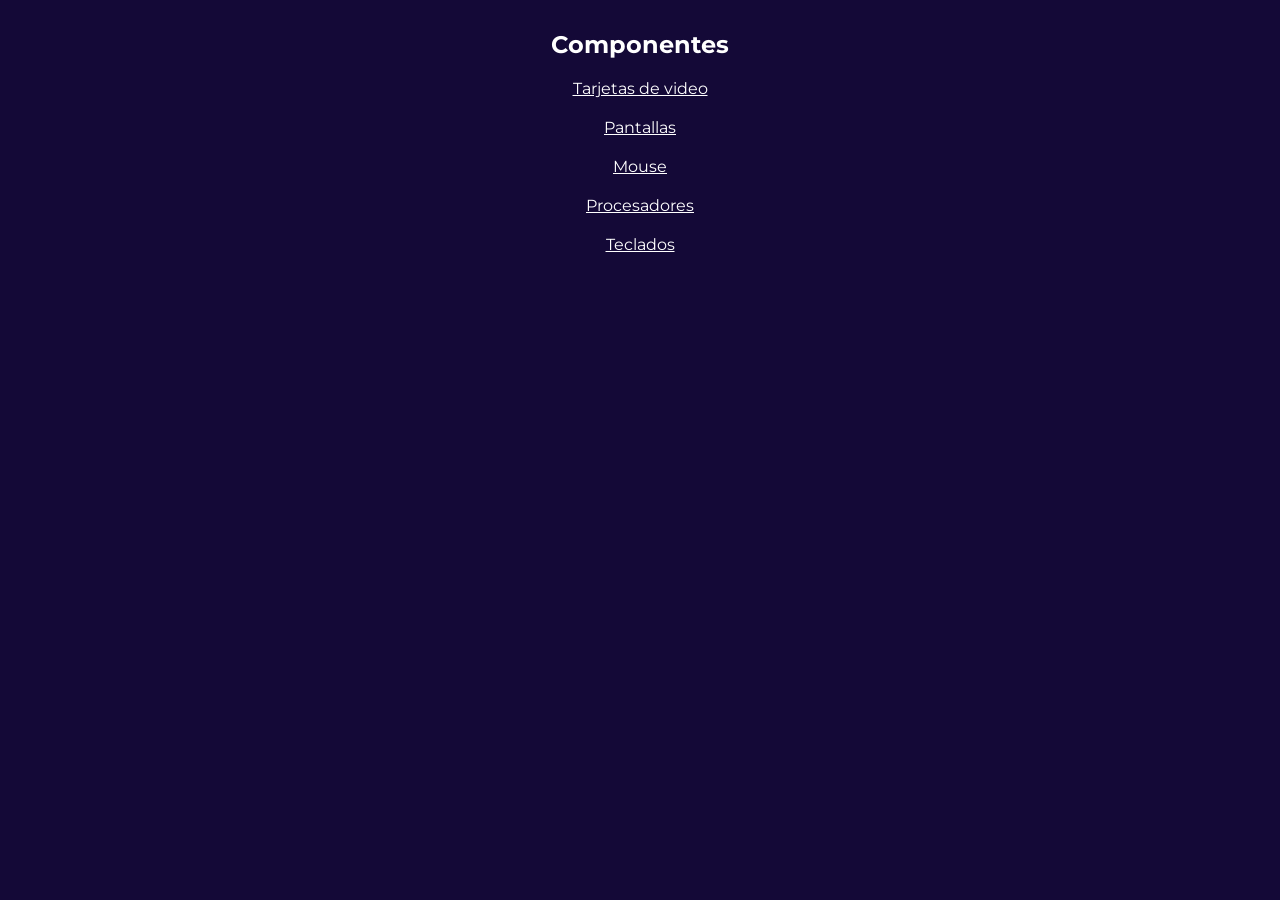
<file: Hardware/index.html>
<html>

<head>
    <style>
        @import url('https://fonts.googleapis.com/css2?family=Montserrat:ital,wght@0,100..900;1,100..900&display=swap');

        
        body {
    font-family: "Montserrat", sans-serif;
            font-optical-sizing: auto;
  font-style: normal;
}
li{
            margin-bottom: 20px
        }
        a{
            color: white;
            padding: 10px;
            border-radius: 10px;

        }

        a:hover{
            background-color: #221157;
        }
        
    </style>
</head>

<body style="
    background-color: #140937;
    color: white;
">
    <h2 style="
    text-align: center;
    margin-top: 30px;
">Componentes</h2>
    <ul style="
    padding: 0;
    list-style: none;
    text-align: center;
">
        <li style>
            <a href="tarjetasvideo.html" target="ventanadinamica">
                Tarjetas de video
            </a>
        </li>
        <li>
            <a href="pantallas.html" target="ventanadinamica">
                Pantallas
            </a>
        </li>
        <li>
            <a href="mouse.html" target="ventanadinamica">
                Mouse
            </a>
        </li>
        <li>
            <a href="procesadores.html" target="ventanadinamica">
                Procesadores
            </a>
        </li>
        <li>
            <a href="teclados.html" target="ventanadinamica">
                Teclados
            </a>
        </li>
    </ul>
</body>

</html>
</file>
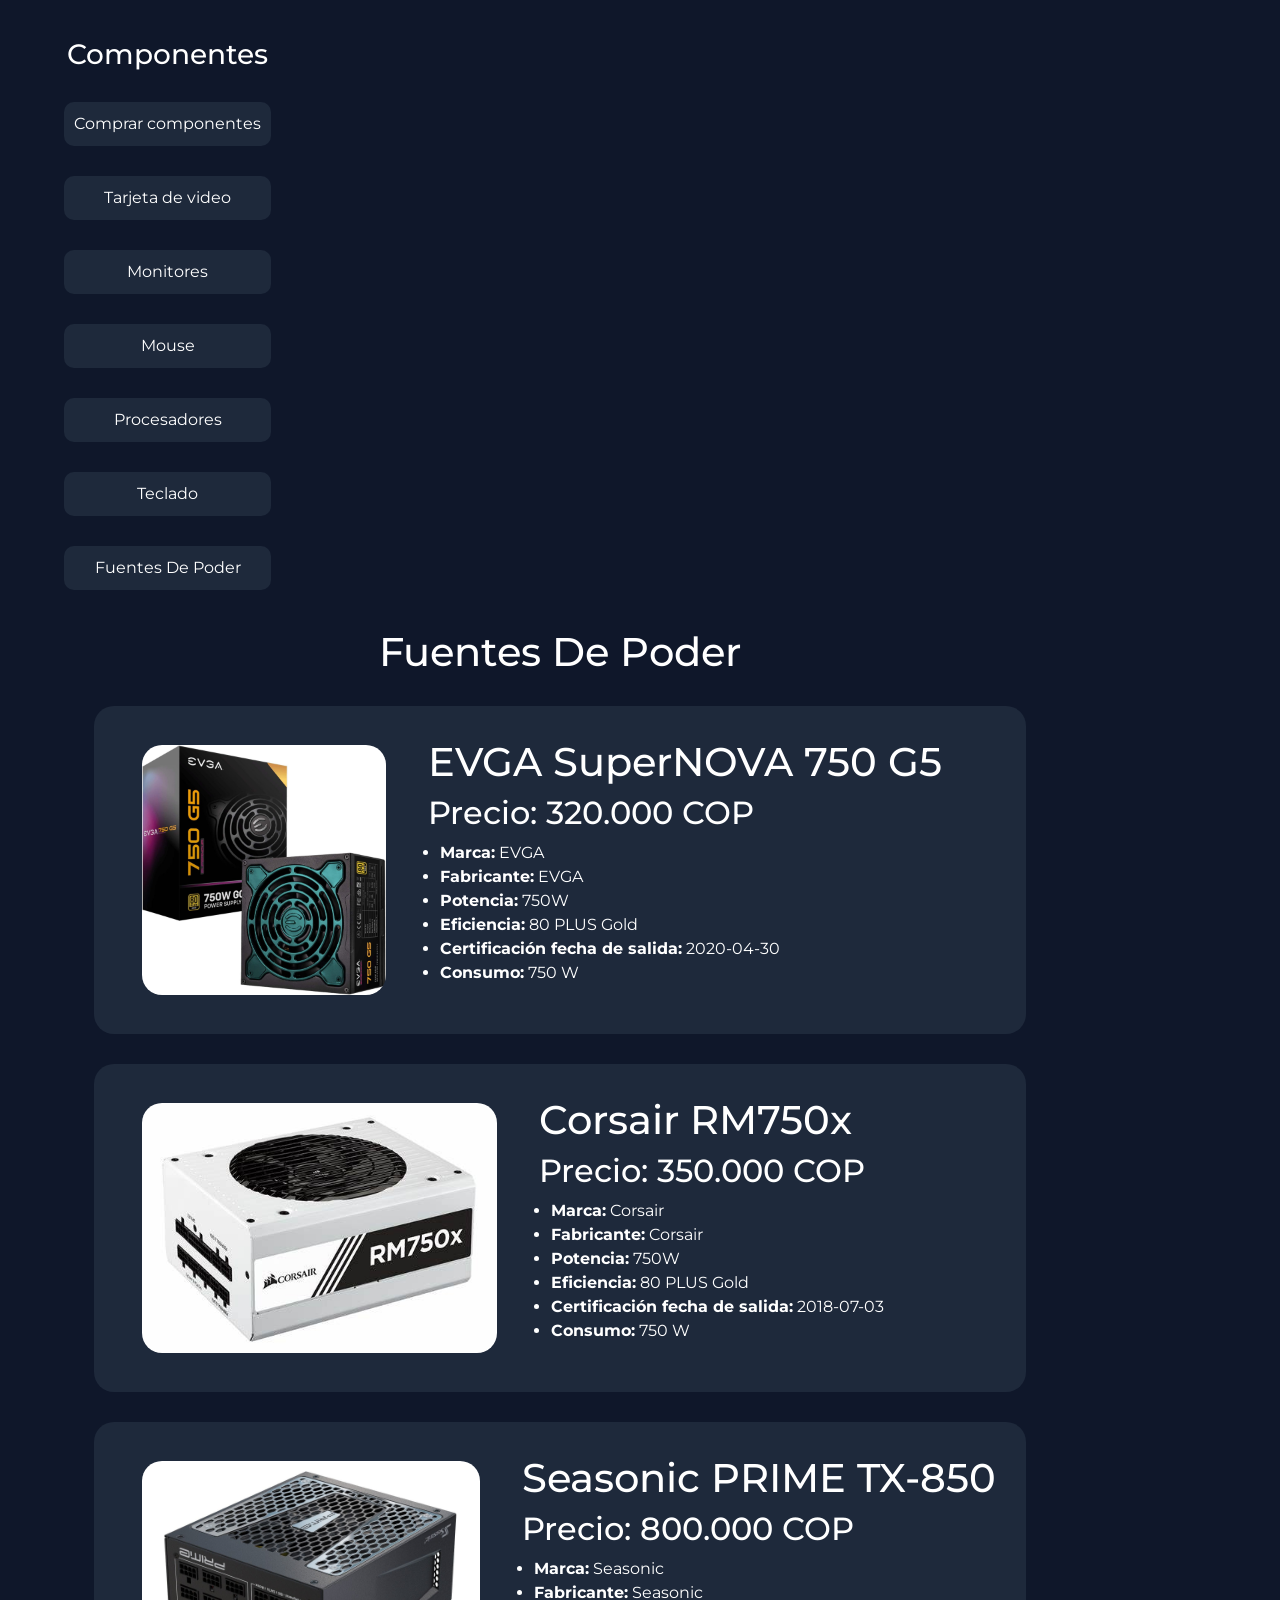
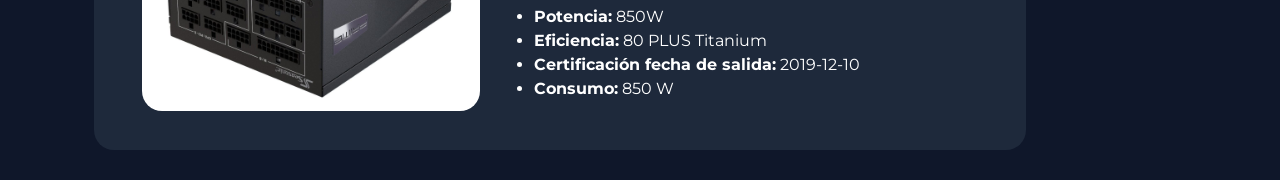
<file: Hardware/fuentes.html>
<html>
<head>
<meta charset="utf-8">
<meta name="viewport" content="width=device-width, initial-scale=1">
<link href="https://cdn.jsdelivr.net/npm/bootstrap@5.3.3/dist/css/bootstrap.min.css" rel="stylesheet" integrity="sha384-QWTKZyjpPEjISv5WaRU9OFeRpok6YctnYmDr5pNlyT2bRjXh0JMhjY6hW+ALEwIH" crossorigin="anonymous">
<script src="https://cdn.jsdelivr.net/npm/bootstrap@5.3.3/dist/js/bootstrap.bundle.min.js" integrity="sha384-YvpcrYf0tY3lHB60NNkmXc5s9fDVZLESaAA55NDzOxhy9GkcIdslK1eN7N6jIeHz" crossorigin="anonymous"></script>
<link href="css/style.css" rel="stylesheet">
</head>

<body>
<nav class="navbar nav flex-column navbar-expand-lg navbar-dark">
<h3>Componentes</h3>
<button class="navbar-toggler" type="button" data-bs-toggle="collapse" data-bs-target="#navbarTogglerDemo03" aria-controls="navbarTogglerDemo03" aria-expanded="false" aria-label="Toggle navigation">
      <span class="navbar-toggler-icon"></span>
    </button>
    <div class="collapse navbar-collapse" id="navbarTogglerDemo03">
<ul class="nav flex-column">
  <li class="nav-item">
    <a class="nav-link" href="index.php">Comprar componentes</a>
</li>
  <li class="nav-item">
    <a class="nav-link active" aria-current="page" href="tarjetasvideo.html">Tarjeta de video</a>
  </li>
  <li class="nav-item">
    <a class="nav-link" href="monitores.html">Monitores</a>
  </li>
  <li class="nav-item">
    <a class="nav-link" href="mouse.html">Mouse</a>
  </li>
  <li class="nav-item">
    <a class="nav-link" href="procesadores.html">Procesadores</a>
  </li>
  <li class="nav-item">
    <a class="nav-link" href="teclados.html">Teclado</a>
  </li>
  <li class="nav-item">
    <a class="nav-link" href="fuentes.html">Fuentes De Poder</a>
  </li>
</ul>
</div>
</nav>
<div class="main">
    <h1 class="Titulo"> Fuentes De Poder </h1>
<div class="componente">
        <div class="imagen">
            <img class="img-fluid" src="img/EVGASuperNOVA750G5.jpg" alt="HTML">
        </div>

<div class="info">
        <div class="nombre">
       <h1> EVGA SuperNOVA 750 G5</h1>
        <h2>Precio: 320.000 COP</h2>
        </div>
    <ul> 
        <li><strong>Marca:</strong> EVGA</li> 
        <li><strong>Fabricante:</strong> EVGA</li> 
        <li><strong>Potencia:</strong> 750W</li> 
        <li><strong>Eficiencia:</strong> 80 PLUS Gold</li> 
        <li><strong>Certificación fecha de salida:</strong> 2020-04-30</li> 
        <li><strong>Consumo:</strong> 750 W</li> 
    </ul>  
        </div>
    </div>
<div class="componente">
    <div class="imagen">
        <img class="img-fluid" src="img/CorsairRM750x.jpg" alt="HTML">
    </div>
    <div class="info">
    <div class="nombre">
        <h1> Corsair RM750x</h1>
        <h2>Precio: 350.000 COP</h2>

    </div>
    <ul> 
        <li><strong>Marca:</strong> Corsair</li> 
        <li><strong>Fabricante:</strong> Corsair</li> 
        <li><strong>Potencia:</strong> 750W</li> 
        <li><strong>Eficiencia:</strong> 80 PLUS Gold</li> 
        <li><strong>Certificación fecha de salida:</strong> 2018-07-03</li> 
        <li><strong>Consumo:</strong> 750 W</li> 

    </ul> 
    </div>
    </div>
<div class="componente">
        <div class="imagen">
            <img class="img-fluid" src="img/SeasonicPRIMETX-850.jpg" alt="HTML">
        </div>
<div class="info">
        <div class="nombre">
        	<h1> Seasonic PRIME TX-850</h1>
        	<h2>Precio: 800.000 COP</h2>

        </div>
    	<ul>
        	<li><strong>Marca:</strong> Seasonic</li> 
        	<li><strong>Fabricante:</strong> Seasonic</li> 
        	<li><strong>Potencia:</strong> 850W</li> 
        	<li><strong>Eficiencia:</strong> 80 PLUS Titanium</li> 
        	<li><strong>Certificación fecha de salida:</strong> 2019-12-10</li> 
        	<li><strong>Consumo:</strong> 850 W</li> 
    	</ul>
        </div>
    </div>
</div>
</body>

</html>
</file>
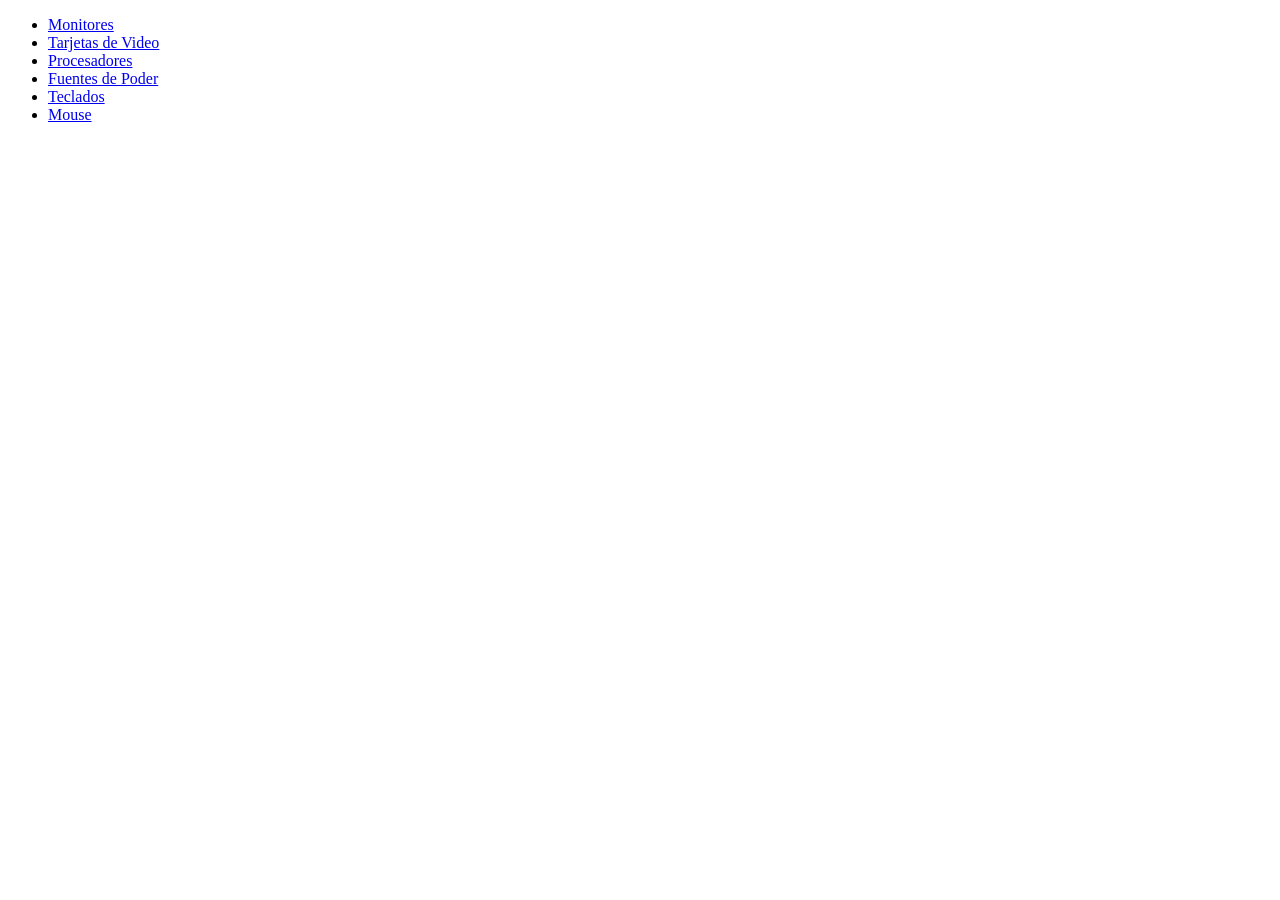
<file: Hardware/menu.html>
<!DOCTYPE html>
<html lang="es">
<head>
    <meta charset="UTF-8">
    <meta name="viewport" content="width=device-width, initial-scale=1.0">
    <title>Menú de Navegación</title>
</head>
<body>
    <ul>
        <li><a href="monitores.html" target="content">Monitores</a></li>
        <li><a href="tarjetasvideo.html" target="content">Tarjetas de Video</a></li>
        <li><a href="procesadores.html" target="content">Procesadores</a></li>
        <li><a href="fuentes.html" target="content">Fuentes de Poder</a></li>
        <li><a href="teclados.html" target="content">Teclados</a></li>
        <li><a href="mouse.html" target="content">Mouse</a></li>
    </ul>
</body>
</html>
</file>
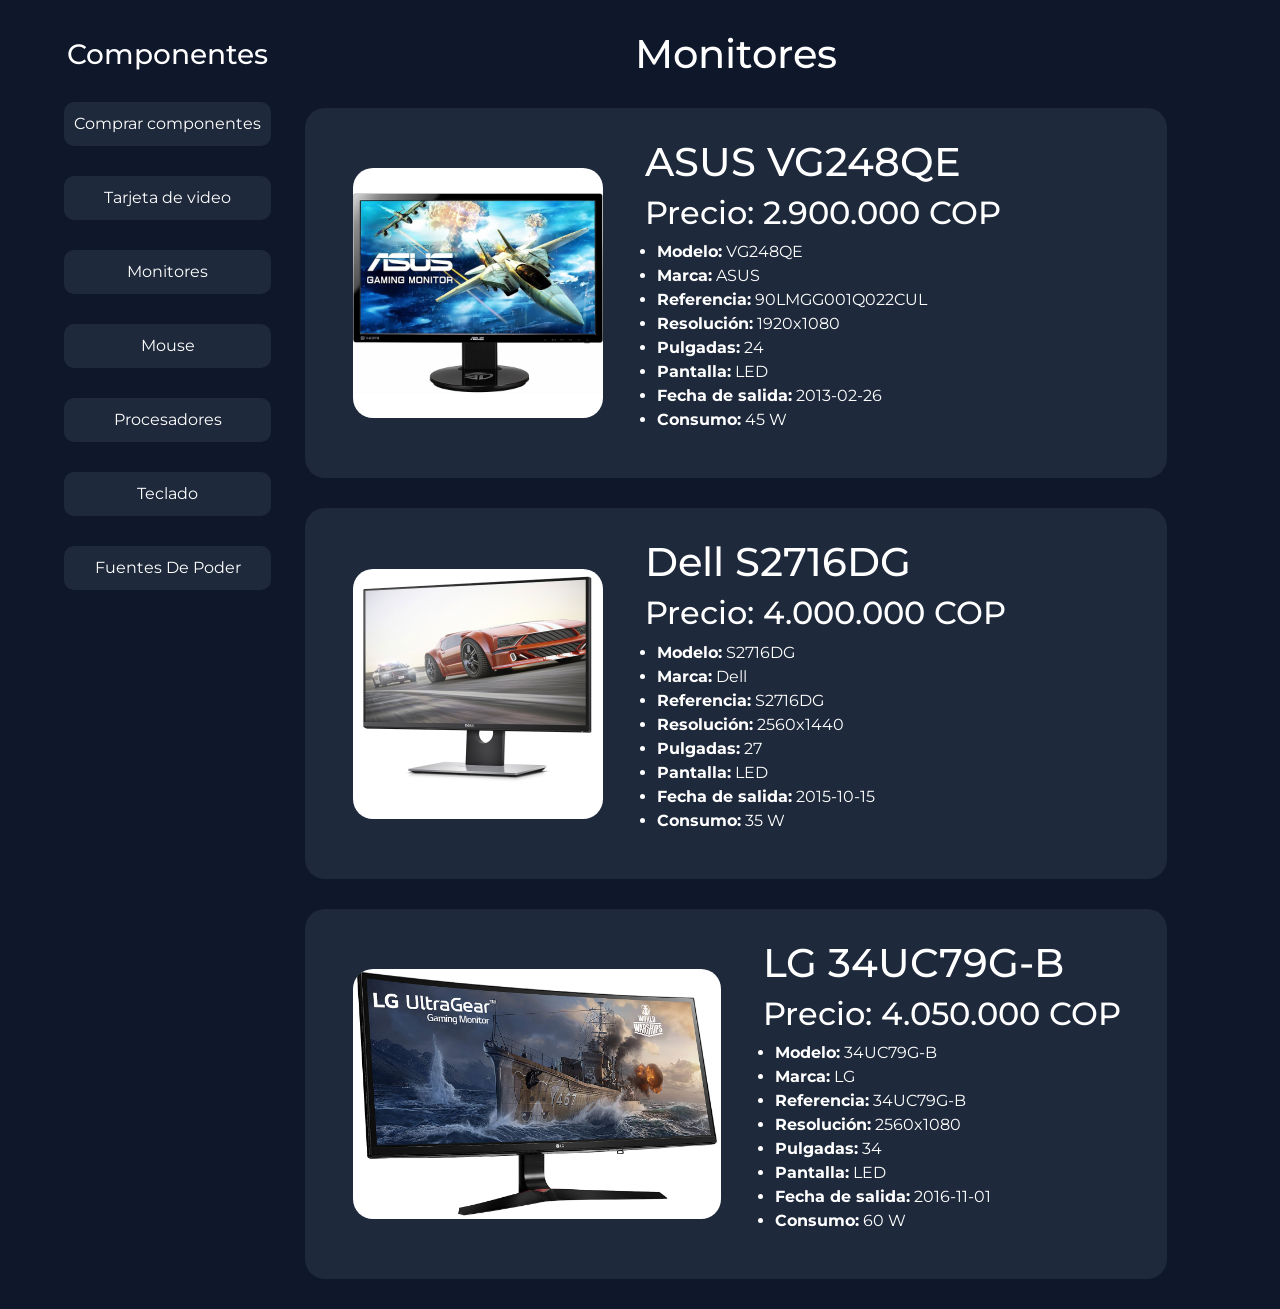
<file: Hardware/monitores.html>
<html>
<head>
<meta charset="utf-8">
<meta name="viewport" content="width=device-width, initial-scale=1">
<link href="https://cdn.jsdelivr.net/npm/bootstrap@5.3.3/dist/css/bootstrap.min.css" rel="stylesheet" integrity="sha384-QWTKZyjpPEjISv5WaRU9OFeRpok6YctnYmDr5pNlyT2bRjXh0JMhjY6hW+ALEwIH" crossorigin="anonymous">
<script src="https://cdn.jsdelivr.net/npm/bootstrap@5.3.3/dist/js/bootstrap.bundle.min.js" integrity="sha384-YvpcrYf0tY3lHB60NNkmXc5s9fDVZLESaAA55NDzOxhy9GkcIdslK1eN7N6jIeHz" crossorigin="anonymous"></script>
<link href="css/style.css" rel="stylesheet">
</head>

<body>
<nav class="navbar nav flex-column navbar-expand-lg navbar-dark">
<h3>Componentes</h3>
<button class="navbar-toggler" type="button" data-bs-toggle="collapse" data-bs-target="#navbarTogglerDemo03" aria-controls="navbarTogglerDemo03" aria-expanded="false" aria-label="Toggle navigation">
      <span class="navbar-toggler-icon"></span>
    </button>
    <div class="collapse navbar-collapse" id="navbarTogglerDemo03">
<ul class="nav flex-column">
  <li class="nav-item">
    <a class="nav-link" href="index.php">Comprar componentes</a>
</li>
  <li class="nav-item">
    <a class="nav-link active" aria-current="page" href="tarjetasvideo.html">Tarjeta de video</a>
  </li>
  <li class="nav-item">
    <a class="nav-link" href="monitores.html">Monitores</a>
  </li>
  <li class="nav-item">
    <a class="nav-link" href="mouse.html">Mouse</a>
  </li>
  <li class="nav-item">
    <a class="nav-link" href="procesadores.html">Procesadores</a>
  </li>
  <li class="nav-item">
    <a class="nav-link" href="teclados.html">Teclado</a>
  </li>
  <li class="nav-item">
    <a class="nav-link" href="fuentes.html">Fuentes De Poder</a>
  </li>
</ul>
</div>
</nav>
<div class="main">
    <h1 class="Titulo"> Monitores</h1>
<div class="componente">
        <div class="imagen">
            <img class="img-fluid" src="img/ASUSVG248QE.jpg" alt="HTML">
        </div>

<div class="info">
        <div class="nombre">
           <h1>ASUS VG248QE</h1>
        <h2>Precio: 2.900.000 COP</h2>
        </div>
        
    <ul> 
        <li><strong>Modelo:</strong> VG248QE</li> 
        <li><strong>Marca:</strong> ASUS</li> 
        <li><strong>Referencia:</strong> 90LMGG001Q022CUL</li> 
        <li><strong>Resolución:</strong> 1920x1080</li> 
        <li><strong>Pulgadas:</strong> 24</li> 
        <li><strong>Pantalla:</strong> LED</li> 
        <li><strong>Fecha de salida:</strong> 2013-02-26</li> 
        <li><strong>Consumo:</strong> 45 W</li> 
    </ul> 
        </div>
    </div>
<div class="componente">
    <div class="imagen">
        <img class="img-fluid" src="img/DellS2716DG.jpg" alt="HTML">
    </div>
    <div class="info">
    <div class="nombre">
         <h1>Dell S2716DG</h1>
        <h2>Precio: 4.000.000 COP</h2>

    </div>

    <ul> 
        <li><strong>Modelo:</strong> S2716DG</li> 
        <li><strong>Marca:</strong> Dell</li> 
        <li><strong>Referencia:</strong> S2716DG</li> 
        <li><strong>Resolución:</strong> 2560x1440</li> 
        <li><strong>Pulgadas:</strong> 27</li> 
        <li><strong>Pantalla:</strong> LED</li> 
        <li><strong>Fecha de salida:</strong> 2015-10-15</li> 
        <li><strong>Consumo:</strong> 35 W</li> 
    </ul> 
    </div>
    </div>
<div class="componente">
        <div class="imagen">
            <img class="img-fluid" src="img/LG34UC79G-B.jpg" alt="HTML">
        </div>
<div class="info">
        <div class="nombre">
              <h1> LG 34UC79G-B</h1>
        <h2>Precio: 4.050.000 COP</h2>

        </div>
        
    <ul> 

        <li><strong>Modelo:</strong> 34UC79G-B</li> 
        <li><strong>Marca:</strong> LG</li> 
        <li><strong>Referencia:</strong> 34UC79G-B</li> 
        <li><strong>Resolución:</strong> 2560x1080</li> 
        <li><strong>Pulgadas:</strong> 34</li> 
        <li><strong>Pantalla:</strong> LED</li> 
        <li><strong>Fecha de salida:</strong> 2016-11-01</li> 
        <li><strong>Consumo:</strong> 60 W</li> 
    </ul> 

        </div>
    </div>
</div>
</body>

</html>
</file>
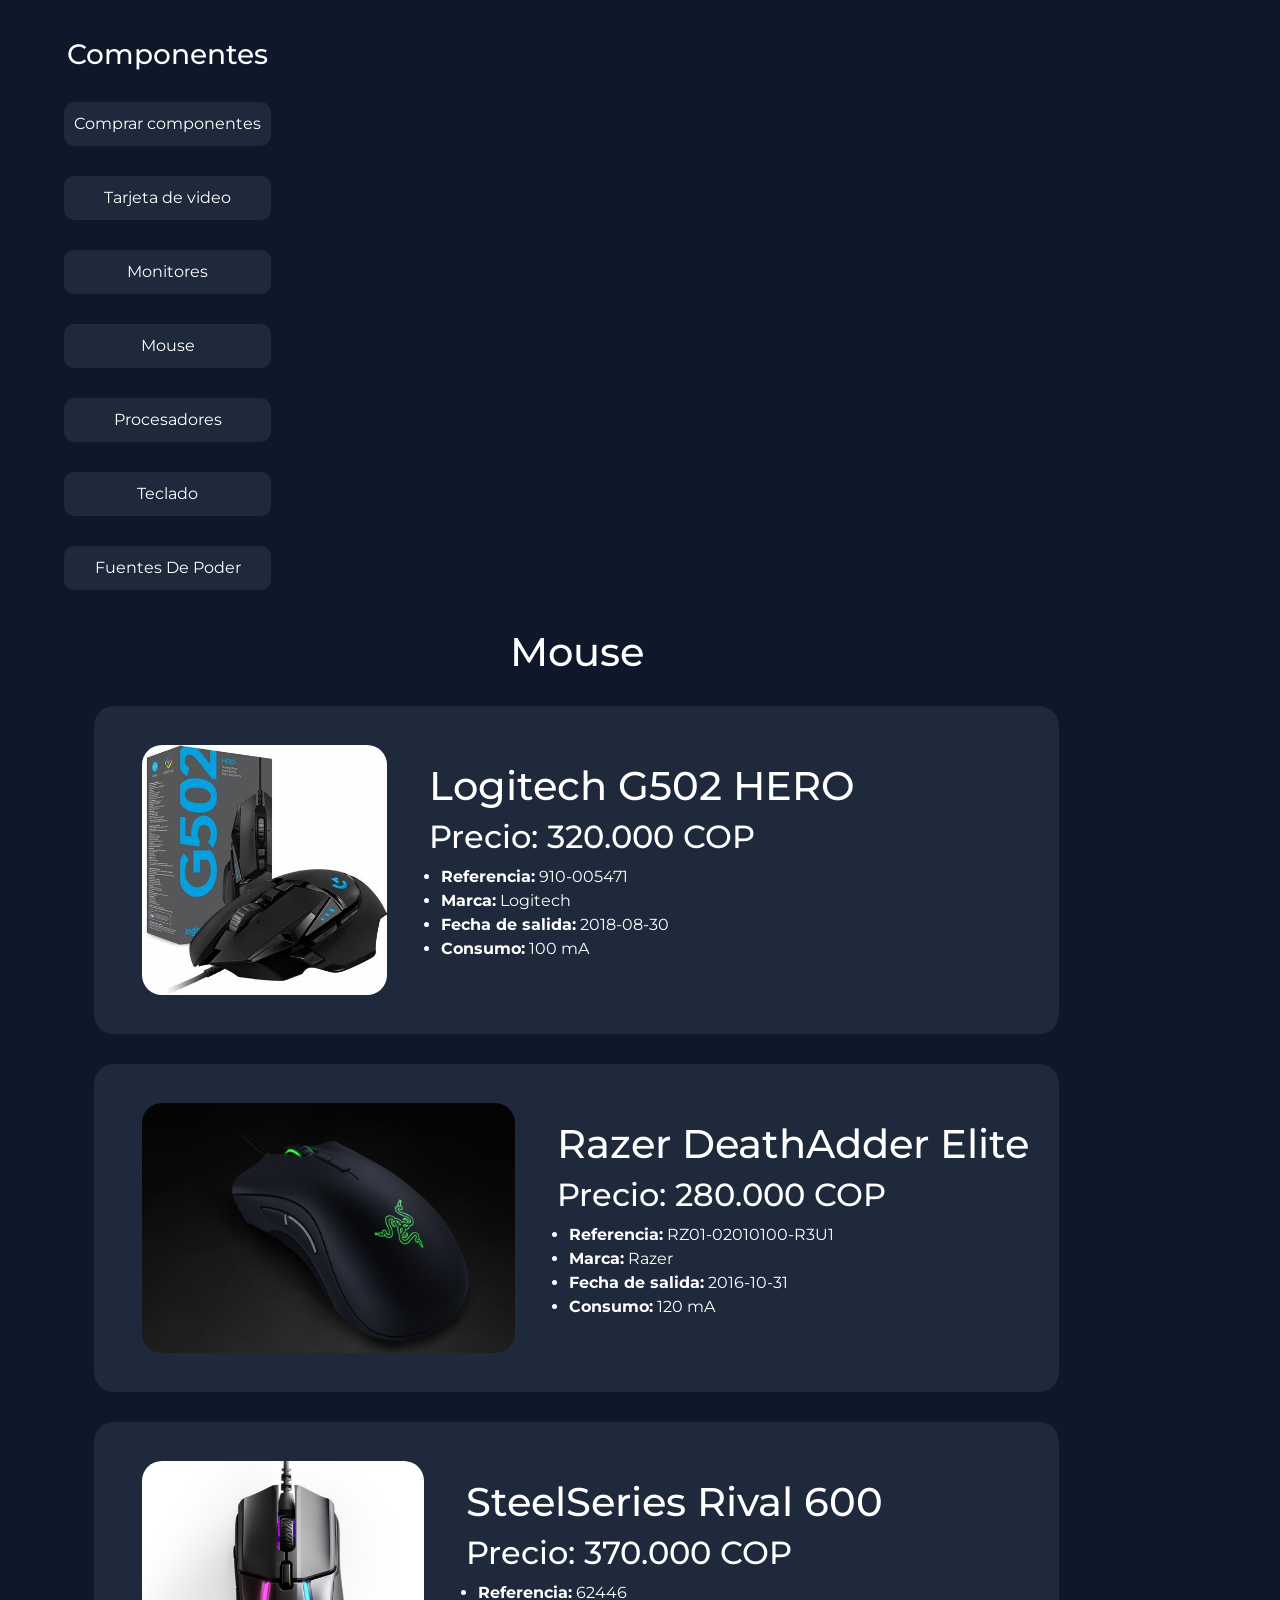
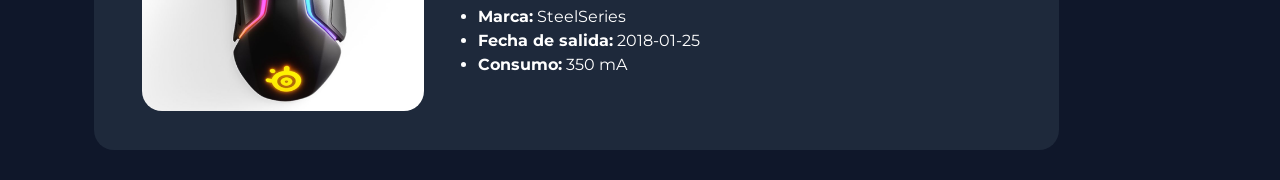
<file: Hardware/mouse.html>
<html>
<head>
<meta charset="utf-8">
<meta name="viewport" content="width=device-width, initial-scale=1">
<link href="https://cdn.jsdelivr.net/npm/bootstrap@5.3.3/dist/css/bootstrap.min.css" rel="stylesheet" integrity="sha384-QWTKZyjpPEjISv5WaRU9OFeRpok6YctnYmDr5pNlyT2bRjXh0JMhjY6hW+ALEwIH" crossorigin="anonymous">
<script src="https://cdn.jsdelivr.net/npm/bootstrap@5.3.3/dist/js/bootstrap.bundle.min.js" integrity="sha384-YvpcrYf0tY3lHB60NNkmXc5s9fDVZLESaAA55NDzOxhy9GkcIdslK1eN7N6jIeHz" crossorigin="anonymous"></script>
<link href="css/style.css" rel="stylesheet">
</head>

<body>
<nav class="navbar nav flex-column navbar-expand-lg navbar-dark">
<h3>Componentes</h3>
<button class="navbar-toggler" type="button" data-bs-toggle="collapse" data-bs-target="#navbarTogglerDemo03" aria-controls="navbarTogglerDemo03" aria-expanded="false" aria-label="Toggle navigation">
      <span class="navbar-toggler-icon"></span>
    </button>
    <div class="collapse navbar-collapse" id="navbarTogglerDemo03">
<ul class="nav flex-column">
  <li class="nav-item">
    <a class="nav-link" href="index.php">Comprar componentes</a>
</li>
  <li class="nav-item">
    <a class="nav-link active" aria-current="page" href="tarjetasvideo.html">Tarjeta de video</a>
  </li>
  <li class="nav-item">
    <a class="nav-link" href="monitores.html">Monitores</a>
  </li>
  <li class="nav-item">
    <a class="nav-link" href="mouse.html">Mouse</a>
  </li>
  <li class="nav-item">
    <a class="nav-link" href="procesadores.html">Procesadores</a>
  </li>
  <li class="nav-item">
    <a class="nav-link" href="teclados.html">Teclado</a>
  </li>
  <li class="nav-item">
    <a class="nav-link" href="fuentes.html">Fuentes De Poder</a>
  </li>
</ul>
</div>
</nav>
<div class="main">
    <h1 class="Titulo"> Mouse</h1>
<div class="componente">
        <div class="imagen">
            <img class="img-fluid" src="img/LogitechG502HERO.jpg" alt="HTML">
        </div>

<div class="info">
        <div class="nombre">
                <h1> Logitech G502 HERO</h1>
        	<h2>Precio: 320.000 COP</h2>
        </div>
    <ul> 
        <li><strong>Referencia:</strong> 910-005471</li> 
        <li><strong>Marca:</strong> Logitech</li> 
        <li><strong>Fecha de salida:</strong> 2018-08-30</li> 
        <li><strong>Consumo:</strong> 100 mA</li> 
    </ul> 
        </div>
    </div>
<div class="componente">
    <div class="imagen">
        <img class="img-fluid" src="img/RazerDeathAdderElite.jpg" alt="HTML">
    </div>
    <div class="info">
    <div class="nombre">
        <h1>Razer DeathAdder Elite</h1>
        <h2>Precio: 280.000 COP</h2>
    </div>
  	<ul> 
        	<li><strong>Referencia:</strong> RZ01-02010100-R3U1</li> 
        	<li><strong>Marca:</strong> Razer</li> 
        	<li><strong>Fecha de salida:</strong> 2016-10-31</li> 
        	<li><strong>Consumo:</strong> 120 mA</li> 
    	</ul> 
    </div>
    </div>
<div class="componente">
        <div class="imagen">
            <img class="img-fluid" src="img/SteelSeriesRival600.jpg" alt="HTML">
        </div>
<div class="info">
        <div class="nombre">
           <h1> SteelSeries Rival 600</h1>
        <h2>Precio: 370.000 COP</h2>

        </div>
    <ul> 
        <li><strong>Referencia:</strong> 62446</li> 
        <li><strong>Marca:</strong> SteelSeries</li> 
        <li><strong>Fecha de salida:</strong> 2018-01-25</li> 
        <li><strong>Consumo:</strong> 350 mA</li> 
    </ul>
        </div>
    </div>
</div>
</body>

</html>
</file>
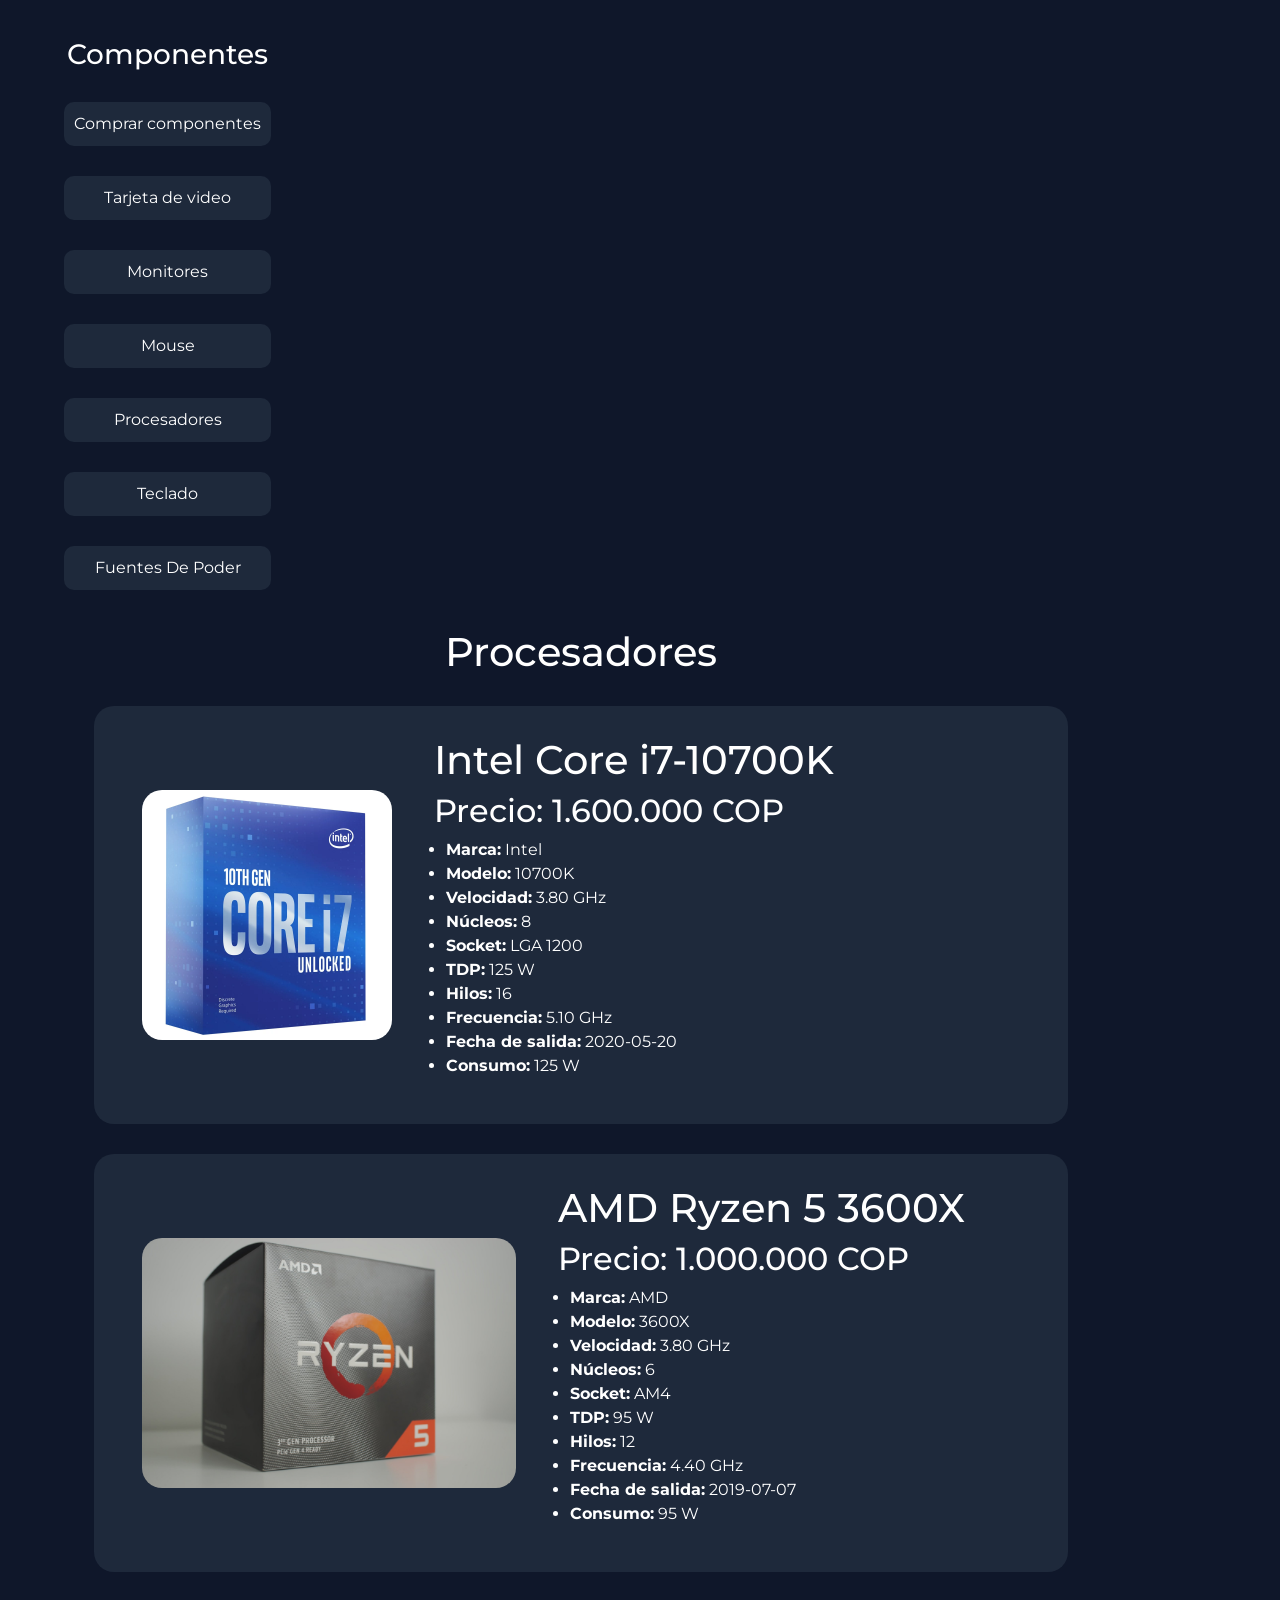
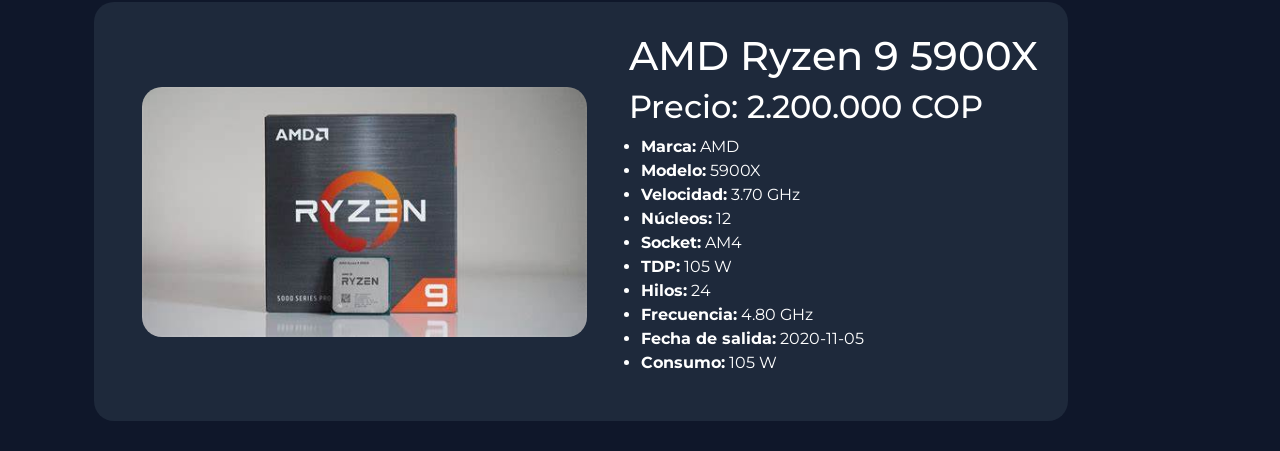
<file: Hardware/procesadores.html>
<html>
<head>
<meta charset="utf-8">
<meta name="viewport" content="width=device-width, initial-scale=1">
<link href="https://cdn.jsdelivr.net/npm/bootstrap@5.3.3/dist/css/bootstrap.min.css" rel="stylesheet" integrity="sha384-QWTKZyjpPEjISv5WaRU9OFeRpok6YctnYmDr5pNlyT2bRjXh0JMhjY6hW+ALEwIH" crossorigin="anonymous">
<script src="https://cdn.jsdelivr.net/npm/bootstrap@5.3.3/dist/js/bootstrap.bundle.min.js" integrity="sha384-YvpcrYf0tY3lHB60NNkmXc5s9fDVZLESaAA55NDzOxhy9GkcIdslK1eN7N6jIeHz" crossorigin="anonymous"></script>
<link href="css/style.css" rel="stylesheet">
</head>

<body>
<nav class="navbar nav flex-column navbar-expand-lg navbar-dark">
<h3>Componentes</h3>
<button class="navbar-toggler" type="button" data-bs-toggle="collapse" data-bs-target="#navbarTogglerDemo03" aria-controls="navbarTogglerDemo03" aria-expanded="false" aria-label="Toggle navigation">
      <span class="navbar-toggler-icon"></span>
    </button>
    <div class="collapse navbar-collapse" id="navbarTogglerDemo03">
<ul class="nav flex-column">
  <li class="nav-item">
    <a class="nav-link" href="index.php">Comprar componentes</a>
</li>
  <li class="nav-item">
    <a class="nav-link active" aria-current="page" href="tarjetasvideo.html">Tarjeta de video</a>
  </li>
  <li class="nav-item">
    <a class="nav-link" href="monitores.html">Monitores</a>
  </li>
  <li class="nav-item">
    <a class="nav-link" href="mouse.html">Mouse</a>
  </li>
  <li class="nav-item">
    <a class="nav-link" href="procesadores.html">Procesadores</a>
  </li>
  <li class="nav-item">
    <a class="nav-link" href="teclados.html">Teclado</a>
  </li>
  <li class="nav-item">
    <a class="nav-link" href="fuentes.html">Fuentes De Poder</a>
  </li>
</ul>
</div>
</nav>
<div class="main">
    <h1 class="Titulo"> Procesadores</h1>
<div class="componente">
        <div class="imagen">
            <img class="img-fluid" src="img/IntelCorei7-10700K.jpg" alt="HTML">
        </div>

<div class="info">
        <div class="nombre">
           <h1> Intel Core i7-10700K</h1>
        <h2>Precio: 1.600.000 COP</h2>
        </div>
         <ul> 

        <li><strong>Marca:</strong> Intel</li> 
        <li><strong>Modelo:</strong> 10700K</li> 
        <li><strong>Velocidad:</strong> 3.80 GHz</li> 
        <li><strong>Núcleos:</strong> 8</li> 
        <li><strong>Socket:</strong> LGA 1200</li> 
        <li><strong>TDP:</strong> 125 W</li> 
        <li><strong>Hilos:</strong> 16</li> 
        <li><strong>Frecuencia:</strong> 5.10 GHz</li> 
        <li><strong>Fecha de salida:</strong> 2020-05-20</li> 
        <li><strong>Consumo:</strong> 125 W</li> 

    </ul> 
        </div>
    </div>
<div class="componente">
    <div class="imagen">
        <img class="img-fluid" src="img/AMDRyzen53600X.jpg" alt="HTML">
    </div>
    <div class="info">
    <div class="nombre">
        <h1> AMD Ryzen 5 3600X</h1>
        <h2>Precio: 1.000.000 COP</h2>
    </div>
         <ul> 
        <li><strong>Marca:</strong> AMD</li> 
        <li><strong>Modelo:</strong> 3600X</li> 
        <li><strong>Velocidad:</strong> 3.80 GHz</li> 
        <li><strong>Núcleos:</strong> 6</li> 
        <li><strong>Socket:</strong> AM4</li> 
        <li><strong>TDP:</strong> 95 W</li> 
        <li><strong>Hilos:</strong> 12</li> 
        <li><strong>Frecuencia:</strong> 4.40 GHz</li> 
        <li><strong>Fecha de salida:</strong> 2019-07-07</li> 
        <li><strong>Consumo:</strong> 95 W</li> 
    </ul> 
    </div>
    </div>
<div class="componente">
        <div class="imagen">
            <img class="img-fluid" src="img/AMDRyzen95900X.jpg" alt="HTML">
        </div>
<div class="info">
        <div class="nombre">
              <h1> AMD Ryzen 9 5900X</h1>
        <h2>Precio: 2.200.000 COP</h2>

        </div>
        
     <ul> 
        <li><strong>Marca:</strong> AMD</li> 
        <li><strong>Modelo:</strong> 5900X</li> 
        <li><strong>Velocidad:</strong> 3.70 GHz</li> 
        <li><strong>Núcleos:</strong> 12</li> 
        <li><strong>Socket:</strong> AM4</li> 
        <li><strong>TDP:</strong> 105 W</li> 
        <li><strong>Hilos:</strong> 24</li> 
        <li><strong>Frecuencia:</strong> 4.80 GHz</li> 
        <li><strong>Fecha de salida:</strong> 2020-11-05</li> 
        <li><strong>Consumo:</strong> 105 W</li> 
    </ul> 

        </div>
    </div>
</div>
</body>

</html>
</file>
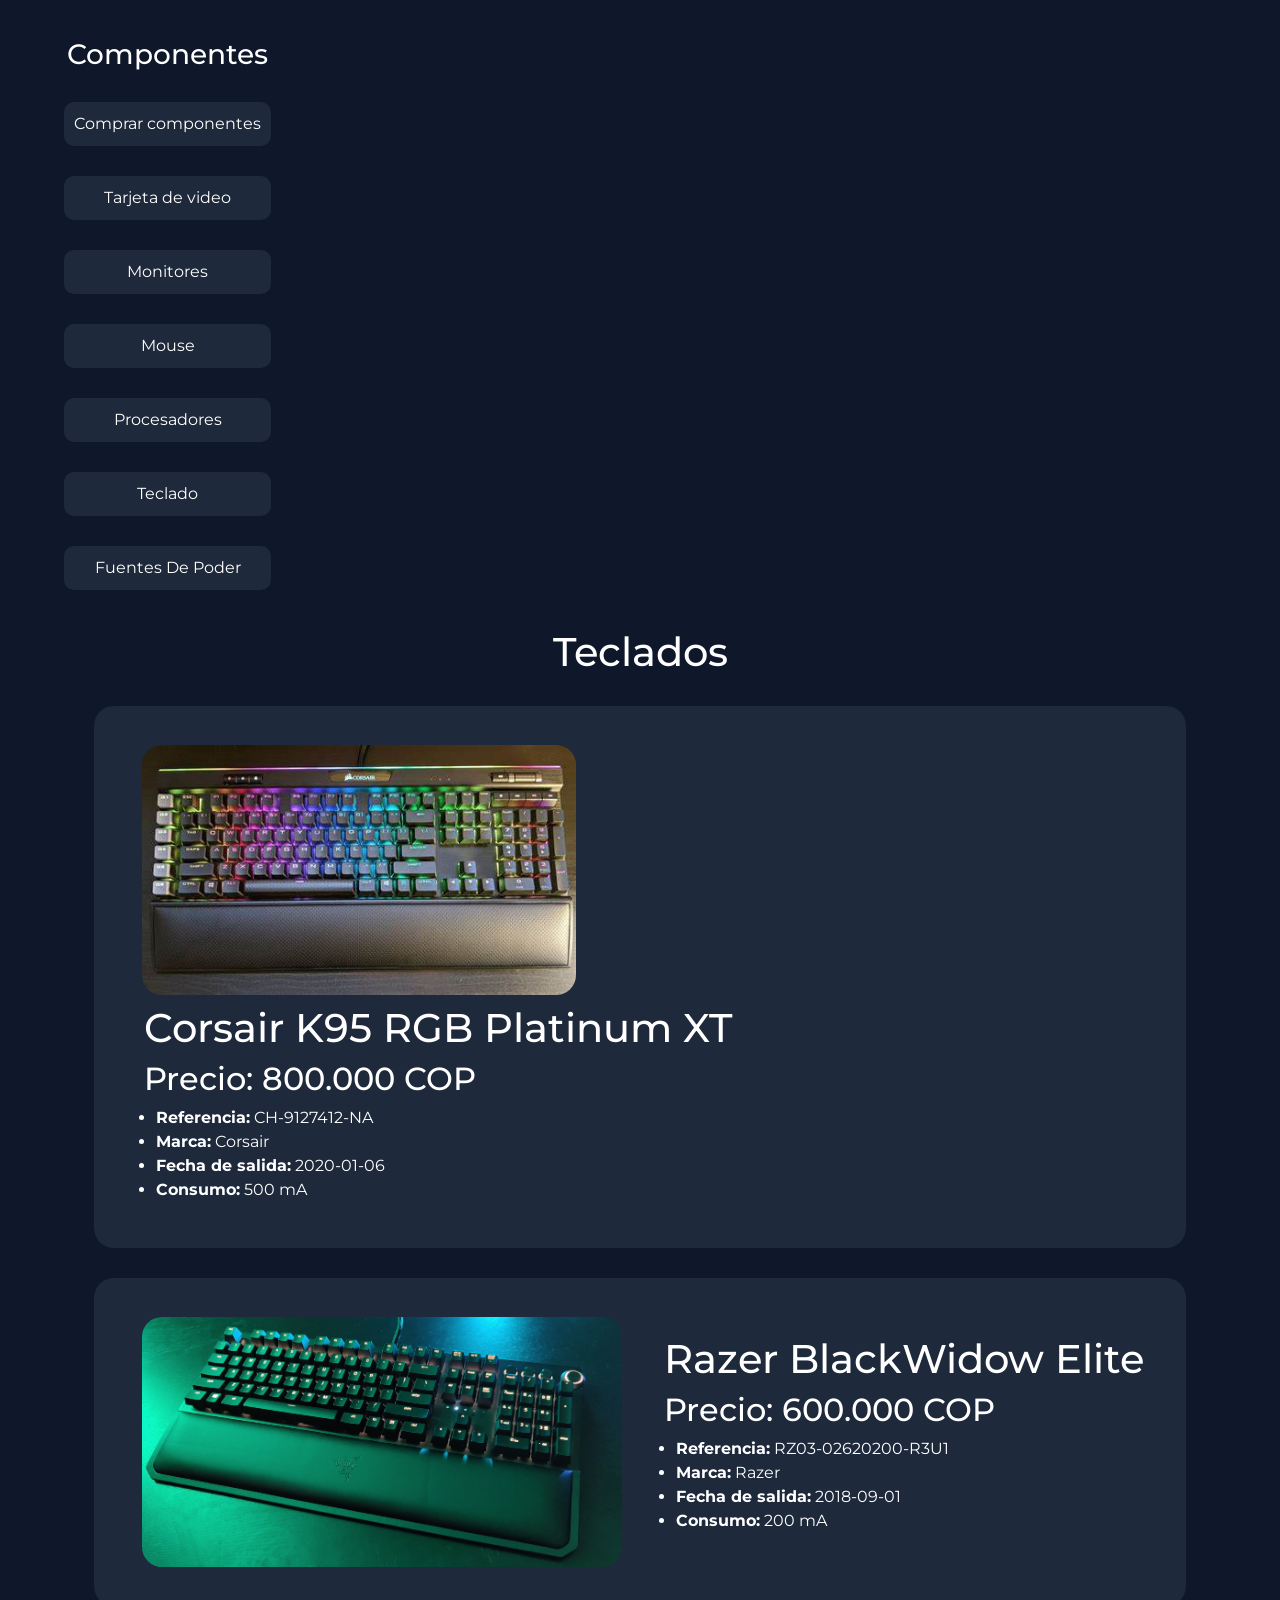
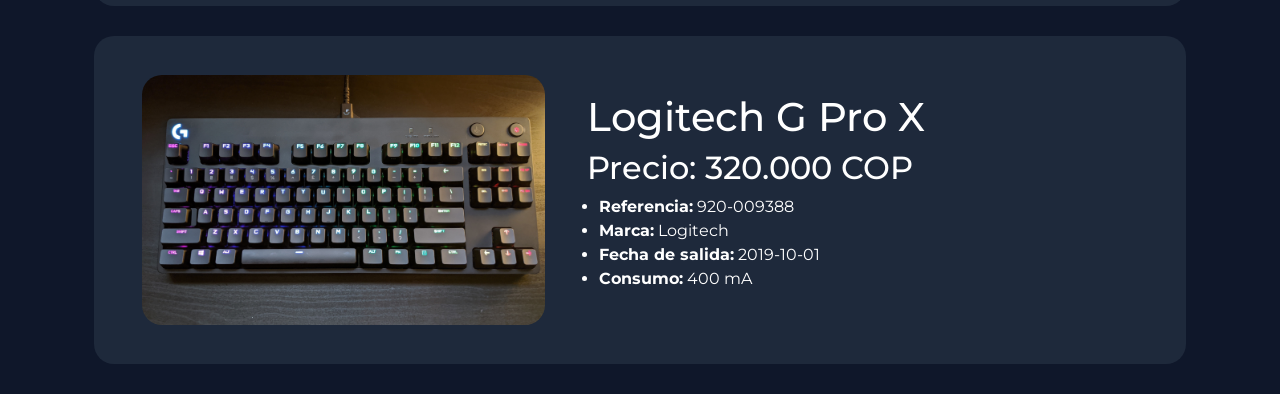
<file: Hardware/teclados.html>
<html>
<head>
<meta charset="utf-8">
<meta name="viewport" content="width=device-width, initial-scale=1">
<link href="https://cdn.jsdelivr.net/npm/bootstrap@5.3.3/dist/css/bootstrap.min.css" rel="stylesheet" integrity="sha384-QWTKZyjpPEjISv5WaRU9OFeRpok6YctnYmDr5pNlyT2bRjXh0JMhjY6hW+ALEwIH" crossorigin="anonymous">
<script src="https://cdn.jsdelivr.net/npm/bootstrap@5.3.3/dist/js/bootstrap.bundle.min.js" integrity="sha384-YvpcrYf0tY3lHB60NNkmXc5s9fDVZLESaAA55NDzOxhy9GkcIdslK1eN7N6jIeHz" crossorigin="anonymous"></script>
<link href="css/style.css" rel="stylesheet">
</head>

<body>
<nav class="navbar nav flex-column navbar-expand-lg navbar-dark">
<h3>Componentes</h3>
<button class="navbar-toggler" type="button" data-bs-toggle="collapse" data-bs-target="#navbarTogglerDemo03" aria-controls="navbarTogglerDemo03" aria-expanded="false" aria-label="Toggle navigation">
      <span class="navbar-toggler-icon"></span>
    </button>
    <div class="collapse navbar-collapse" id="navbarTogglerDemo03">
<ul class="nav flex-column">
  <li class="nav-item">
    <a class="nav-link" href="index.php">Comprar componentes</a>
</li>
  <li class="nav-item">
    <a class="nav-link active" aria-current="page" href="tarjetasvideo.html">Tarjeta de video</a>
  </li>
  <li class="nav-item">
    <a class="nav-link" href="monitores.html">Monitores</a>
  </li>
  <li class="nav-item">
    <a class="nav-link" href="mouse.html">Mouse</a>
  </li>
  <li class="nav-item">
    <a class="nav-link" href="procesadores.html">Procesadores</a>
  </li>
  <li class="nav-item">
    <a class="nav-link" href="teclados.html">Teclado</a>
  </li>
  <li class="nav-item">
    <a class="nav-link" href="fuentes.html">Fuentes De Poder</a>
  </li>
</ul>
</div>
</nav>
<div class="main">
    <h1 class="Titulo"> Teclados</h1>
<div class="componente">
        <div class="imagen">
            <img class="img-fluid" src="img/CorsairK95RGBPlatinumXT.jpg" alt="HTML">
        </div>

<div class="info">
        <div class="nombre">
             <h1> Corsair K95 RGB Platinum XT</h1>
        <h2>Precio: 800.000 COP</h2>
        </div>
        
        <ul> 
        	<li><strong>Referencia:</strong> CH-9127412-NA</li> 
        	<li><strong>Marca:</strong> Corsair</li> 
        	<li><strong>Fecha de salida:</strong> 2020-01-06</li> 
        	<li><strong>Consumo:</strong> 500 mA</li> 
    	</ul> 
        </div>
    </div>
<div class="componente">
    <div class="imagen">
        <img class="img-fluid" src="img/RazerBlackWidowElite.jpg" alt="HTML">
    </div>
    <div class="info">
    <div class="nombre">
        <h1> Razer BlackWidow Elite</h1>
        <h2>Precio: 600.000 COP</h2>

    </div>
    <ul> 
        <li><strong>Referencia:</strong> RZ03-02620200-R3U1</li> 
        <li><strong>Marca:</strong> Razer</li> 
        <li><strong>Fecha de salida:</strong> 2018-09-01</li> 
        <li><strong>Consumo:</strong> 200 mA</li> 
    </ul> 
    </div>
    </div>
<div class="componente">
        <div class="imagen">
            <img class="img-fluid" src="img/LogitechGProX.jpg" alt="HTML">
        </div>
<div class="info">
        <div class="nombre">
            <h1> Logitech G Pro X</h1>
        	<h2>Precio: 320.000 COP</h2>
        </div>
    	<ul> 
        	<li><strong>Referencia:</strong> 920-009388</li> 
        	<li><strong>Marca:</strong> Logitech</li> 
        	<li><strong>Fecha de salida:</strong> 2019-10-01</li> 
        	<li><strong>Consumo:</strong> 400 mA</li> 
    	</ul> 
        </div>
    </div>
</div>
</body>

</html>
</file>
<file: Hardware/css/style.css>
@import url('https://fonts.googleapis.com/css2?family=Montserrat:ital,wght@0,100..900;1,100..900&display=swap');

body {
	font-family: "Montserrat", sans-serif;
	font-optical-sizing: auto;
	font-style: normal;
	background-color: #0f172a;
	color: white;
	margin-right: 5%;
	margin-left: 5%;
	margin-top: 30px;
}

.main {
	display: inline-block;
	margin: auto;
	min-width: 80%;
}

.nav {
	color: white;
	display: inline-block;
	vertical-align: top;
}

.nav li {
	margin-bottom: 30px;
}

.nav a {
	color: white;
	padding: 10px;
	border-radius: 10px;
	text-decoration: none;
	background-color: #1e293b;
	text-align: center;

}

.nav a:hover {
	background-color: #334155;
	color: white;
}

h3 {
	text-align: center;
	margin-bottom: 30px;
}

.titulo {
	text-align: center;
}

.imagen {
	display: inline-block;
	padding-right: 2vh;
	padding-left: 2vh;
	padding-bottom: 1vh;
	padding-top: 1vh;
}


img {
	max-height: 250px;
	border-radius: 20px;
}

.img-sm {
	min-height: 180px!important;
	max-height: 180px!important;
	border-radius: 20px;
}

.componente {
	background-color: #1e293b;
	margin: 30px;
	padding: 30px;
	border-radius: 20px;
}

.info {
	vertical-align: middle;
	display: inline-block;
}

.nombre {
	padding-left: 20px;
}

label {
	padding-top: 10px;
	padding-bottom: 10px;
}

.compra {
	display: inline-block;
}

.row {
	background-color: #0f172a;
    border-radius: 20px;
    padding-top: 10px;
    padding-bottom: 10px;
}
</file>
